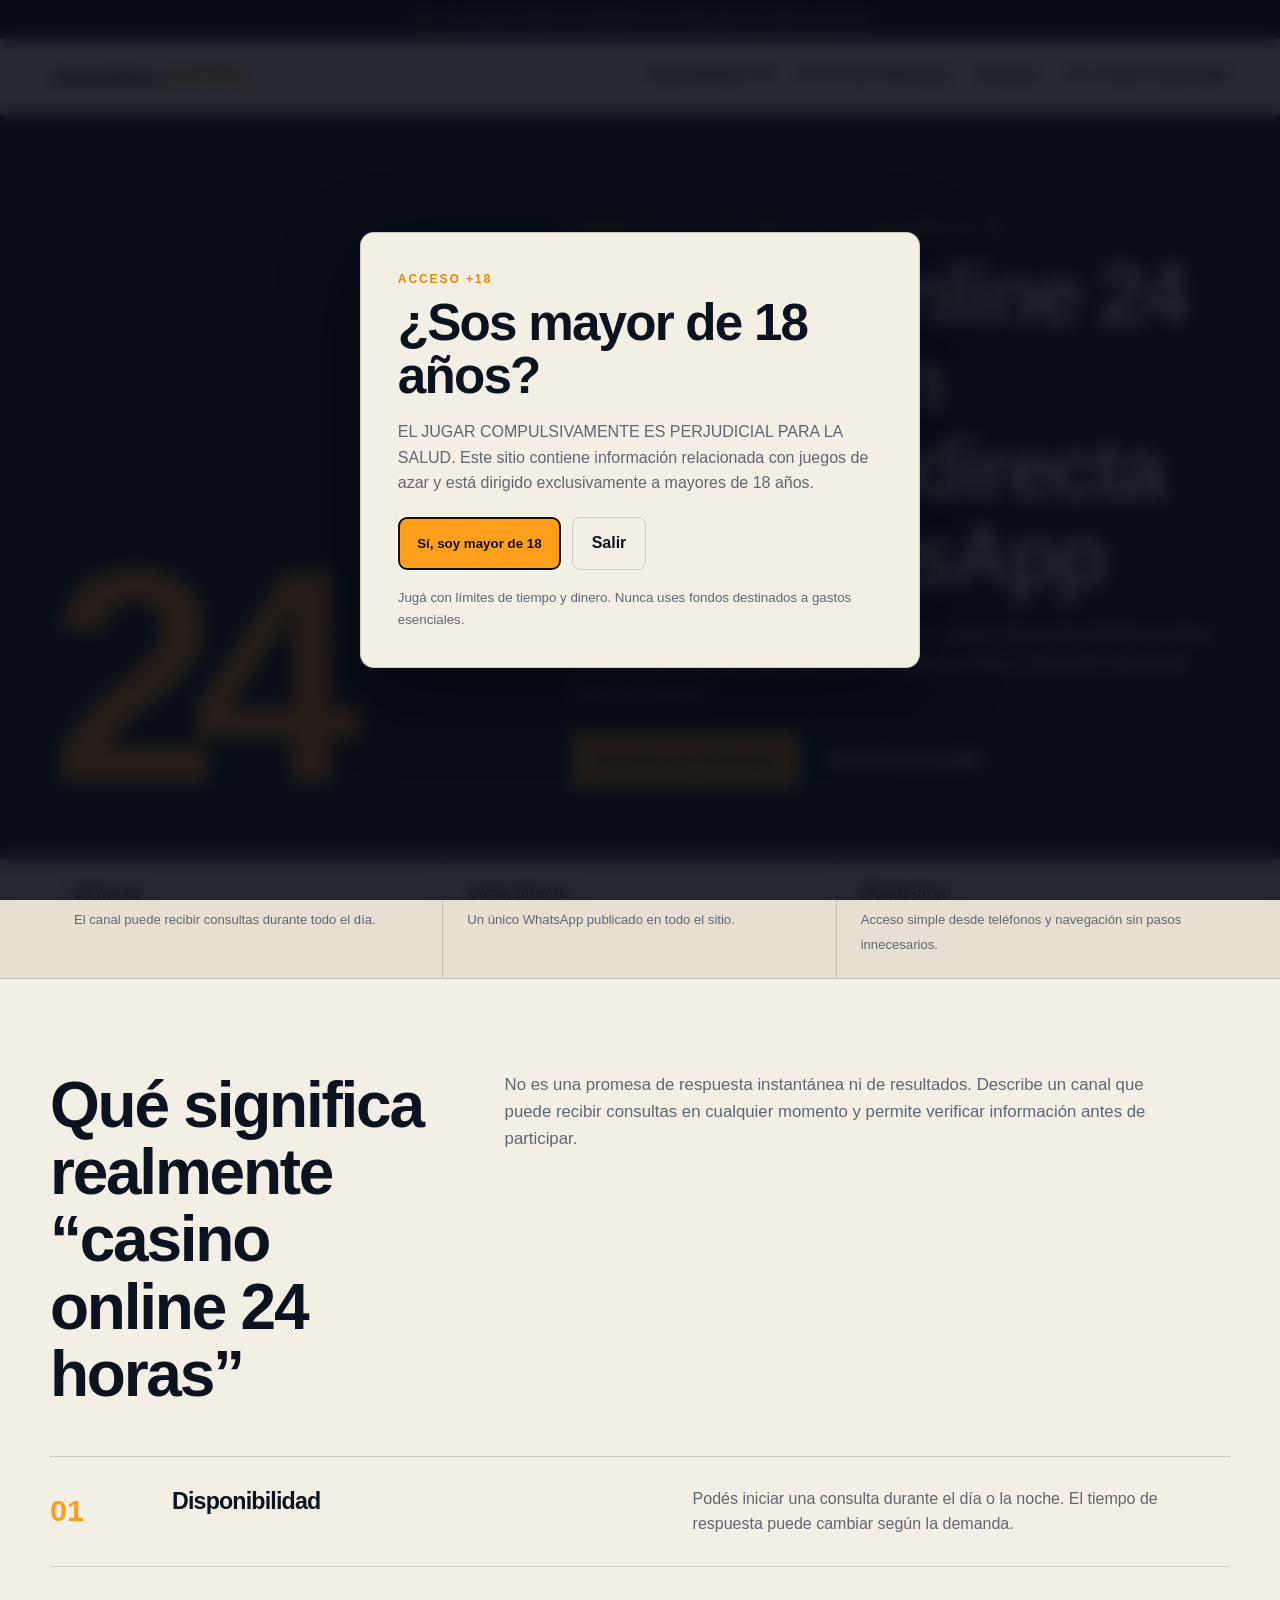
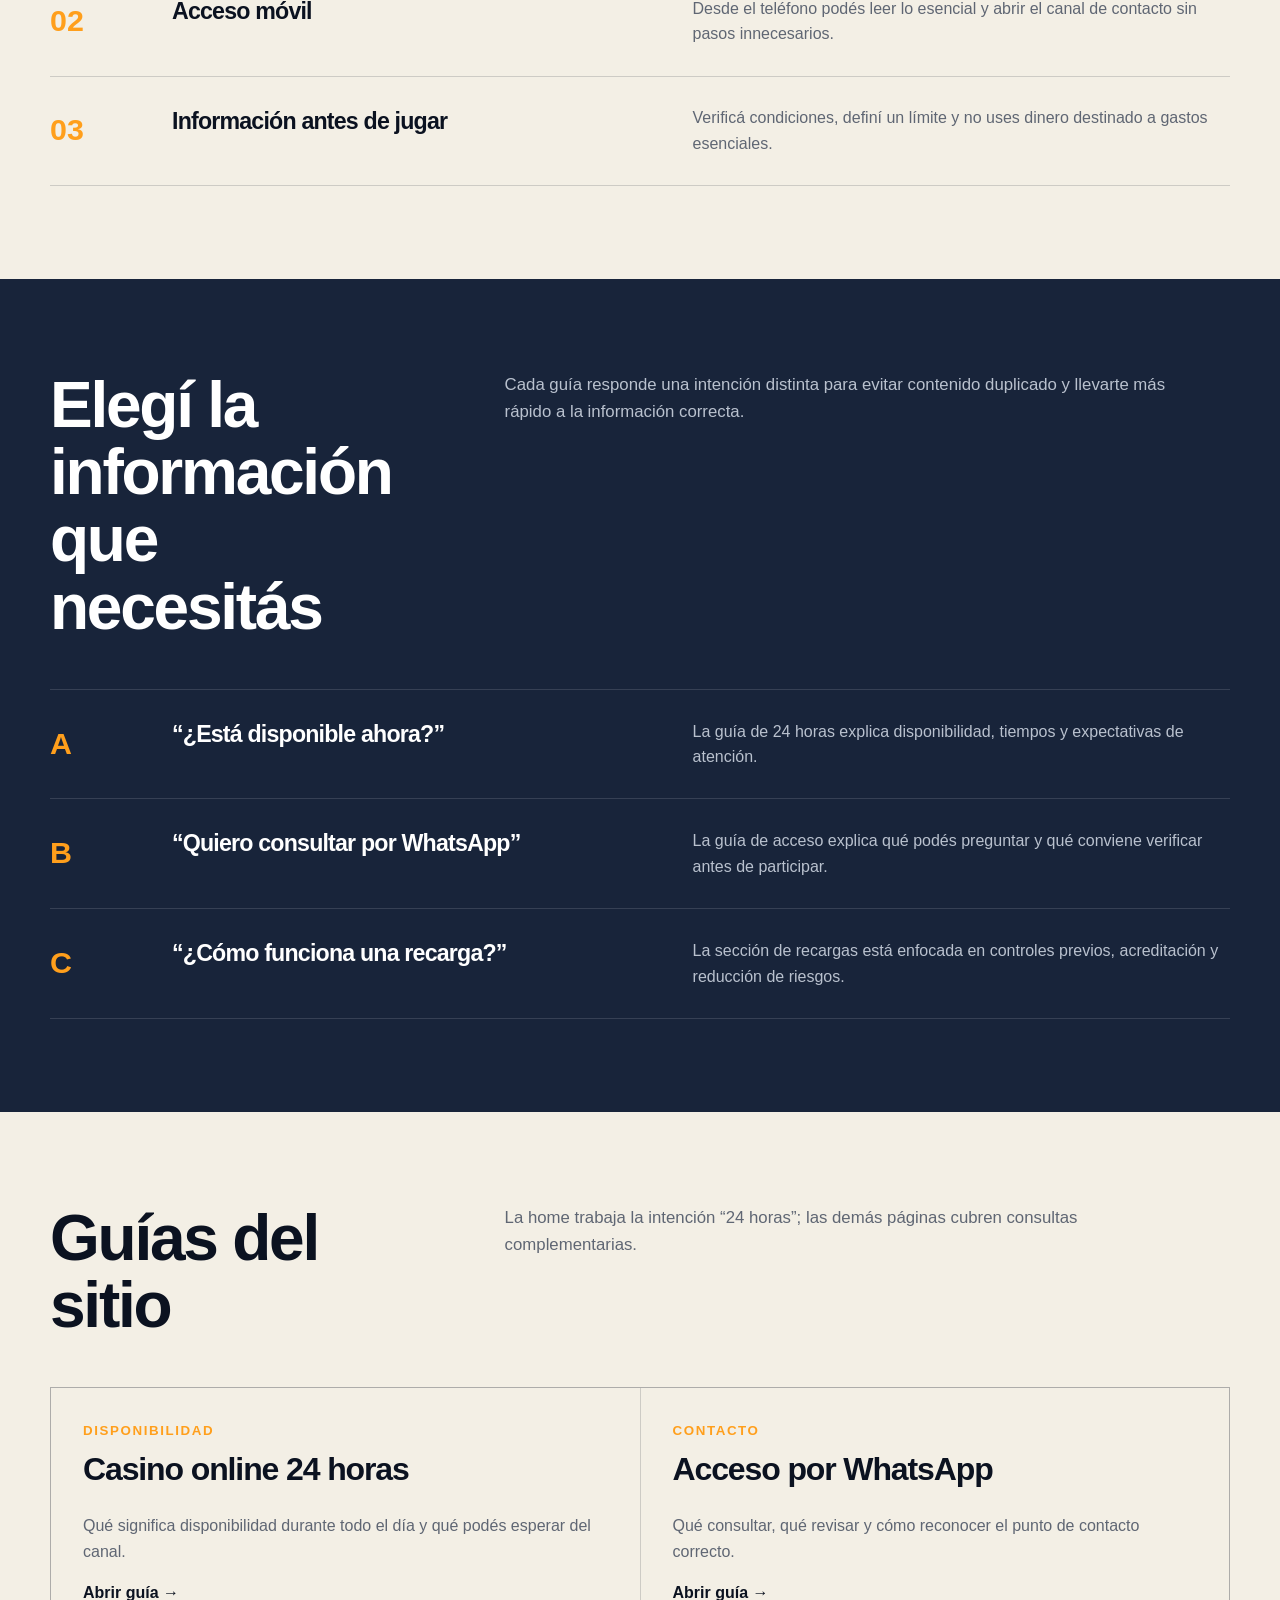
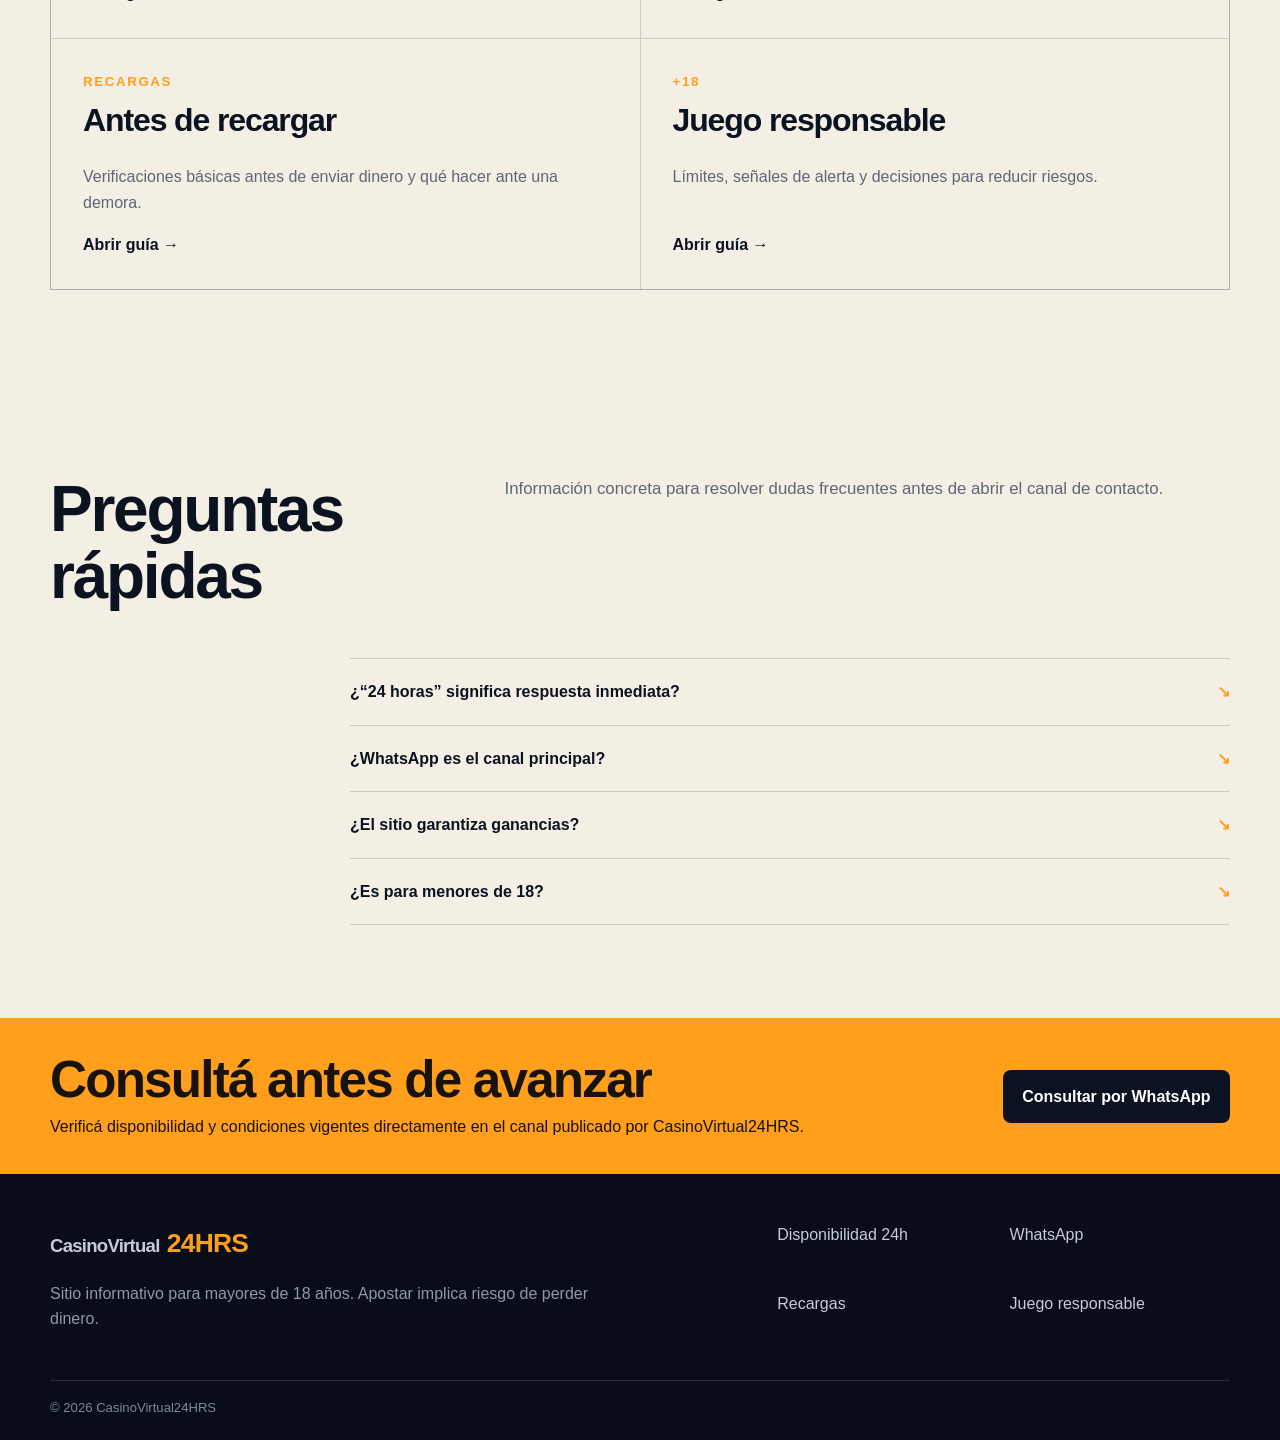
<file: index.html>
<!doctype html>
<html lang="es-AR">
<head>
  <meta charset="utf-8">
  <meta name="viewport" content="width=device-width,initial-scale=1">
  <title>Casino Online 24 Horas en Argentina | CasinoVirtual24HRS</title>
  <meta name="description" content="CasinoVirtual24HRS: información para mayores de 18 sobre casino online 24 horas en Argentina, acceso móvil, consultas por WhatsApp y recargas.">
  <meta name="robots" content="index,follow,max-image-preview:large,max-snippet:-1,max-video-preview:-1">
  <meta name="theme-color" content="#111a2b">
  <link rel="canonical" href="https://casinovirtual24hrs.com/">
  <link rel="icon" href="/ganaencasa.webp" type="image/webp">
  <link rel="stylesheet" href="/style.css">
  <link rel="preconnect" href="https://wa.me">
  <meta property="og:locale" content="es_AR">
  <meta property="og:type" content="website">
  <meta property="og:site_name" content="CasinoVirtual24HRS">
  <meta property="og:title" content="Casino Online 24 Horas en Argentina | CasinoVirtual24HRS">
  <meta property="og:description" content="Disponibilidad 24 horas para consultas, acceso móvil, WhatsApp y recargas. Solo +18.">
  <meta property="og:url" content="https://casinovirtual24hrs.com/">
  <meta property="og:image" content="https://casinovirtual24hrs.com/jokers-jewels.webp">
  <meta name="twitter:card" content="summary_large_image">
  <script type="application/ld+json">{"@context":"https://schema.org","@graph":[{"@type":"WebSite","name":"CasinoVirtual24HRS","url":"https://casinovirtual24hrs.com/","inLanguage":"es-AR","description":"Información para mayores de 18 sobre casino online 24 horas, acceso móvil, WhatsApp y recargas."},{"@type":"FAQPage","mainEntity":[{"@type":"Question","name":"¿24 horas significa respuesta inmediata?","acceptedAnswer":{"@type":"Answer","text":"No. El canal puede recibir consultas todo el día, pero el tiempo de respuesta puede variar."}},{"@type":"Question","name":"¿WhatsApp es el canal principal?","acceptedAnswer":{"@type":"Answer","text":"Sí. El sitio concentra el contacto en un único acceso visible."}},{"@type":"Question","name":"¿El sitio garantiza ganancias?","acceptedAnswer":{"@type":"Answer","text":"No. Los juegos de azar implican riesgo y se puede perder el dinero apostado."}},{"@type":"Question","name":"¿El sitio es para menores de 18 años?","acceptedAnswer":{"@type":"Answer","text":"No. CasinoVirtual24HRS está dirigido exclusivamente a mayores de 18 años."}}]}]}</script>
</head>
<body>
  <div class="risk-ribbon"><strong>+18</strong> · Jugar implica riesgo de perder dinero. Usá límites de tiempo y dinero.</div>
  <header class="site-header">
    <div class="container header-inner">
      <a class="brand" href="/"><span>CasinoVirtual</span><strong>24HRS</strong></a>
      <button class="menu-toggle" type="button" aria-expanded="false" aria-controls="main-nav">Menú</button>
      <nav id="main-nav" class="main-nav" aria-label="Navegación principal">
        <a href="/casino-online-24-horas">Disponibilidad 24h</a>
        <a href="/casino-online-whatsapp">Acceso por WhatsApp</a>
        <a href="/recarga-casino-whatsapp">Recargas</a>
        <a href="/juego-responsable">+18 / Juego responsable</a>
      </nav>
    </div>
  </header>

  <main>
    <section class="hero">
      <div class="container hero-grid">
        <div class="hero-number" aria-hidden="true">24</div>
        <div class="hero-copy">
          <p class="kicker">Argentina · Acceso móvil · Solo mayores de 18</p>
          <h1>Casino online 24 horas con consulta directa por WhatsApp</h1>
          <p>Consultá disponibilidad, condiciones vigentes y pasos de acceso desde un único canal. El sitio está pensado para entrar desde el celular y resolver lo esencial antes de avanzar.</p>
          <div class="hero-actions">
            <a class="button button-primary js-whatsapp" href="https://wa.me/5492975815752" target="_blank" rel="noopener noreferrer" data-message="Hola, llegué desde CasinoVirtual24HRS y quiero consultar disponibilidad y condiciones vigentes.">Consultar por WhatsApp</a>
            <a class="button button-outline" href="/casino-online-24-horas">Cómo funciona 24h</a>
          </div>
        </div>
      </div>
    </section>

    <section class="quick-facts">
      <div class="container facts-grid">
        <div class="fact"><b>24 horas</b><span>El canal puede recibir consultas durante todo el día.</span></div>
        <div class="fact"><b>Canal directo</b><span>Un único WhatsApp publicado en todo el sitio.</span></div>
        <div class="fact"><b>Mobile-first</b><span>Acceso simple desde teléfonos y navegación sin pasos innecesarios.</span></div>
      </div>
    </section>

    <section class="section">
      <div class="container">
        <div class="section-head">
          <h2>Qué significa realmente “casino online 24 horas”</h2>
          <p>No es una promesa de respuesta instantánea ni de resultados. Describe un canal que puede recibir consultas en cualquier momento y permite verificar información antes de participar.</p>
        </div>
        <div class="editorial-list">
          <div class="editorial-row"><div class="num">01</div><h3>Disponibilidad</h3><p>Podés iniciar una consulta durante el día o la noche. El tiempo de respuesta puede cambiar según la demanda.</p></div>
          <div class="editorial-row"><div class="num">02</div><h3>Acceso móvil</h3><p>Desde el teléfono podés leer lo esencial y abrir el canal de contacto sin pasos innecesarios.</p></div>
          <div class="editorial-row"><div class="num">03</div><h3>Información antes de jugar</h3><p>Verificá condiciones, definí un límite y no uses dinero destinado a gastos esenciales.</p></div>
        </div>
      </div>
    </section>

    <section class="section night">
      <div class="container">
        <div class="section-head">
          <h2>Elegí la información que necesitás</h2>
          <p>Cada guía responde una intención distinta para evitar contenido duplicado y llevarte más rápido a la información correcta.</p>
        </div>
        <div class="editorial-list">
          <div class="editorial-row"><div class="num">A</div><h3>“¿Está disponible ahora?”</h3><p>La guía de 24 horas explica disponibilidad, tiempos y expectativas de atención.</p></div>
          <div class="editorial-row"><div class="num">B</div><h3>“Quiero consultar por WhatsApp”</h3><p>La guía de acceso explica qué podés preguntar y qué conviene verificar antes de participar.</p></div>
          <div class="editorial-row"><div class="num">C</div><h3>“¿Cómo funciona una recarga?”</h3><p>La sección de recargas está enfocada en controles previos, acreditación y reducción de riesgos.</p></div>
        </div>
      </div>
    </section>

    <section class="section">
      <div class="container">
        <div class="section-head"><h2>Guías del sitio</h2><p>La home trabaja la intención “24 horas”; las demás páginas cubren consultas complementarias.</p></div>
        <div class="guides">
          <article class="guide"><small>DISPONIBILIDAD</small><h3>Casino online 24 horas</h3><p>Qué significa disponibilidad durante todo el día y qué podés esperar del canal.</p><a href="/casino-online-24-horas">Abrir guía →</a></article>
          <article class="guide"><small>CONTACTO</small><h3>Acceso por WhatsApp</h3><p>Qué consultar, qué revisar y cómo reconocer el punto de contacto correcto.</p><a href="/casino-online-whatsapp">Abrir guía →</a></article>
          <article class="guide"><small>RECARGAS</small><h3>Antes de recargar</h3><p>Verificaciones básicas antes de enviar dinero y qué hacer ante una demora.</p><a href="/recarga-casino-whatsapp">Abrir guía →</a></article>
          <article class="guide"><small>+18</small><h3>Juego responsable</h3><p>Límites, señales de alerta y decisiones para reducir riesgos.</p><a href="/juego-responsable">Abrir guía →</a></article>
        </div>
      </div>
    </section>

    <section class="section">
      <div class="container">
        <div class="section-head"><h2>Preguntas rápidas</h2><p>Información concreta para resolver dudas frecuentes antes de abrir el canal de contacto.</p></div>
        <div class="faq">
          <details><summary>¿“24 horas” significa respuesta inmediata?</summary><p>No. El canal puede recibir consultas todo el día, pero el tiempo de respuesta puede variar.</p></details>
          <details><summary>¿WhatsApp es el canal principal?</summary><p>Sí. El sitio concentra el contacto en un único acceso visible.</p></details>
          <details><summary>¿El sitio garantiza ganancias?</summary><p>No. Los juegos de azar implican riesgo y podés perder el dinero apostado.</p></details>
          <details><summary>¿Es para menores de 18?</summary><p>No. CasinoVirtual24HRS está dirigido exclusivamente a mayores de 18 años.</p></details>
        </div>
      </div>
    </section>

    <section class="contact-band"><div class="container contact-inner"><div><h2>Consultá antes de avanzar</h2><p>Verificá disponibilidad y condiciones vigentes directamente en el canal publicado por CasinoVirtual24HRS.</p></div><a class="button js-whatsapp" href="https://wa.me/5492975815752" target="_blank" rel="noopener noreferrer" data-message="Hola, quiero consultar disponibilidad y condiciones vigentes desde CasinoVirtual24HRS.">Consultar por WhatsApp</a></div></section>
  </main>

  <footer class="site-footer"><div class="container footer-grid"><div><a class="brand" href="/"><span>CasinoVirtual</span><strong>24HRS</strong></a><p>Sitio informativo para mayores de 18 años. Apostar implica riesgo de perder dinero.</p></div><nav><a href="/casino-online-24-horas">Disponibilidad 24h</a><a href="/casino-online-whatsapp">WhatsApp</a><a href="/recarga-casino-whatsapp">Recargas</a><a href="/juego-responsable">Juego responsable</a></nav></div><div class="container footer-bottom">© <span id="year">2026</span> CasinoVirtual24HRS</div></footer>

  <div class="mobile-contact"><a class="js-whatsapp" href="https://wa.me/5492975815752" target="_blank" rel="noopener noreferrer" data-message="Hola, llegué desde CasinoVirtual24HRS y quiero consultar disponibilidad y condiciones vigentes.">Consultar por WhatsApp</a></div>
  <script src="/app.js" defer></script>
</body>
</html>
</file>
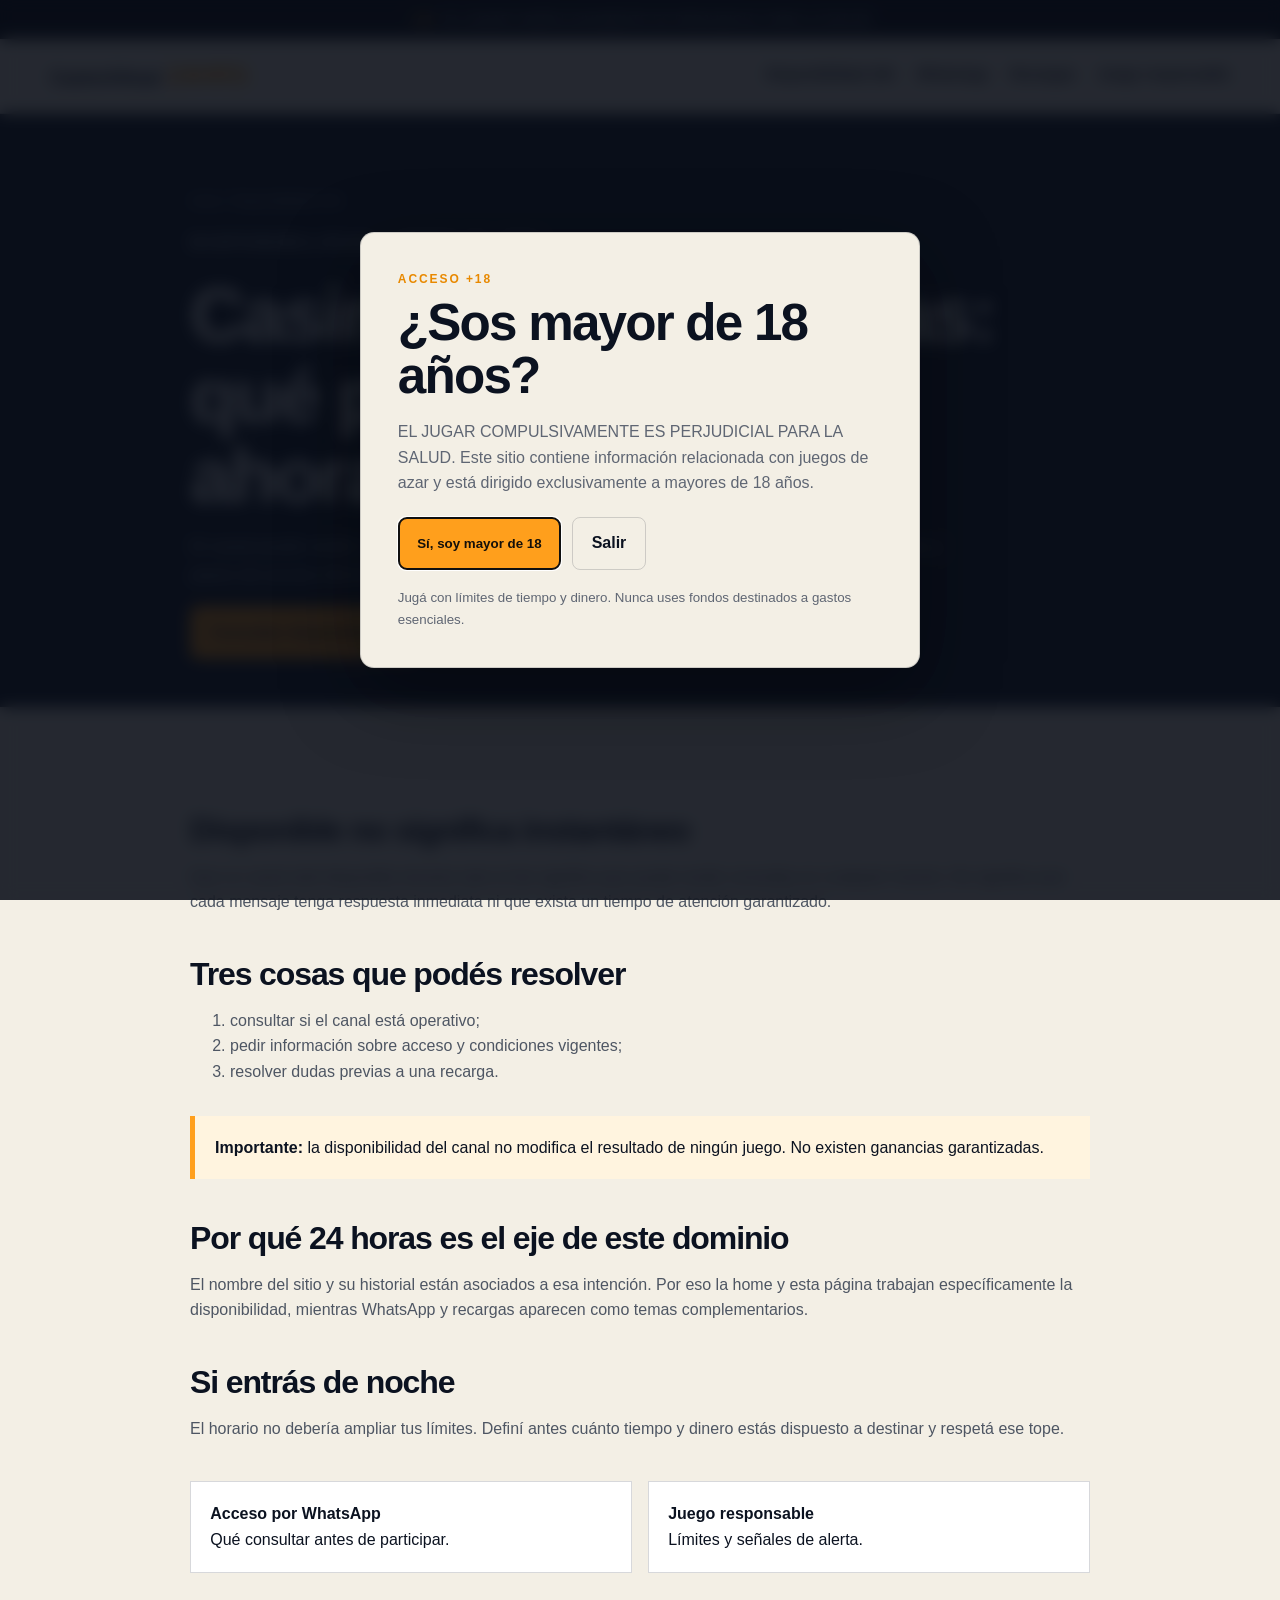
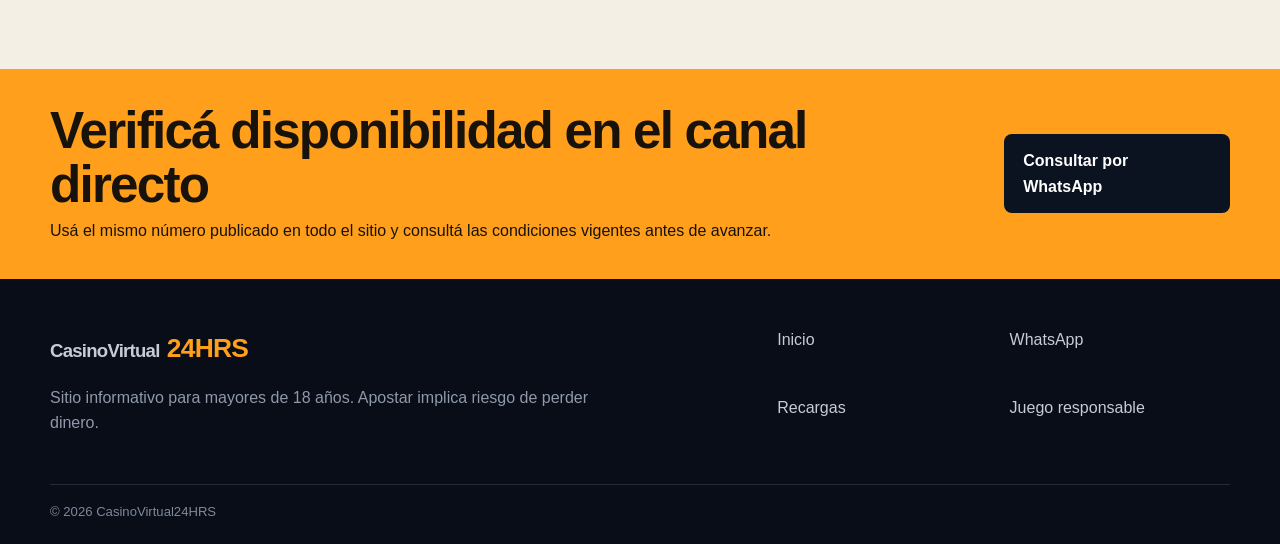
<file: casino-online-24-horas.html>
<!doctype html><html lang="es-AR"><head><meta charset="utf-8"><meta name="viewport" content="width=device-width,initial-scale=1"><title>Casino Online 24 Horas en Argentina | CasinoVirtual24HRS</title><meta name="description" content="Consultá disponibilidad durante las 24 horas, acceso y condiciones vigentes de CasinoVirtual24HRS. Información para mayores de 18 años."><meta name="robots" content="index,follow,max-image-preview:large,max-snippet:-1"><link rel="canonical" href="https://casinovirtual24hrs.com/casino-online-24-horas"><link rel="stylesheet" href="/style.css"><link rel="icon" href="/ganaencasa.webp" type="image/webp"><link rel="preconnect" href="https://wa.me"><meta property="og:locale" content="es_AR"><meta property="og:type" content="article"><meta property="og:site_name" content="CasinoVirtual24HRS"><meta property="og:title" content="Casino Online 24 Horas en Argentina | CasinoVirtual24HRS"><meta property="og:description" content="Información sobre disponibilidad 24 horas y consulta directa por WhatsApp. Solo +18."><meta property="og:url" content="https://casinovirtual24hrs.com/casino-online-24-horas"><meta property="og:image" content="https://casinovirtual24hrs.com/jokers-jewels.webp"><meta name="twitter:card" content="summary_large_image"></head><body><div class="risk-ribbon"><strong>+18</strong> · Jugar implica riesgo de perder dinero.</div><header class="site-header"><div class="container header-inner"><a class="brand" href="/"><span>CasinoVirtual</span><strong>24HRS</strong></a><button class="menu-toggle" type="button" aria-expanded="false" aria-controls="main-nav">Menú</button><nav id="main-nav" class="main-nav" aria-label="Navegación principal"><a href="/casino-online-24-horas">Disponibilidad 24h</a><a href="/casino-online-whatsapp">WhatsApp</a><a href="/recarga-casino-whatsapp">Recargas</a><a href="/juego-responsable">Juego responsable</a></nav></div></header><main><section class="article-hero"><div class="container"><div class="breadcrumbs"><a href="/">Inicio</a> / Disponibilidad 24h</div><p class="kicker">DISPONIBILIDAD · TODO EL DÍA</p><h1>Casino online 24 horas: qué podés consultar ahora</h1><p>El canal puede recibir consultas durante todo el día. Verificá disponibilidad, condiciones vigentes y pasos de acceso directamente por WhatsApp.</p><a class="button button-primary js-whatsapp" href="https://wa.me/5492975815752" target="_blank" rel="noopener noreferrer" data-message="Hola, quiero consultar disponibilidad y condiciones vigentes en CasinoVirtual24HRS.">Consultar disponibilidad</a></div></section><article class="article-body"><div class="container"><h2>Disponible no significa instantáneo</h2><p>Que un canal esté disponible durante todo el día significa que puede recibir consultas en cualquier horario. No significa que cada mensaje tenga respuesta inmediata ni que exista un tiempo de atención garantizado.</p><h2>Tres cosas que podés resolver</h2><ol><li>consultar si el canal está operativo;</li><li>pedir información sobre acceso y condiciones vigentes;</li><li>resolver dudas previas a una recarga.</li></ol><div class="note"><strong>Importante:</strong> la disponibilidad del canal no modifica el resultado de ningún juego. No existen ganancias garantizadas.</div><h2>Por qué 24 horas es el eje de este dominio</h2><p>El nombre del sitio y su historial están asociados a esa intención. Por eso la home y esta página trabajan específicamente la disponibilidad, mientras WhatsApp y recargas aparecen como temas complementarios.</p><h2>Si entrás de noche</h2><p>El horario no debería ampliar tus límites. Definí antes cuánto tiempo y dinero estás dispuesto a destinar y respetá ese tope.</p><div class="article-links"><a href="/casino-online-whatsapp"><strong>Acceso por WhatsApp</strong><br>Qué consultar antes de participar.</a><a href="/juego-responsable"><strong>Juego responsable</strong><br>Límites y señales de alerta.</a></div></div></article><section class="contact-band"><div class="container contact-inner"><div><h2>Verificá disponibilidad en el canal directo</h2><p>Usá el mismo número publicado en todo el sitio y consultá las condiciones vigentes antes de avanzar.</p></div><a class="button js-whatsapp" href="https://wa.me/5492975815752" target="_blank" rel="noopener noreferrer" data-message="Hola, quiero verificar disponibilidad y condiciones vigentes en CasinoVirtual24HRS.">Consultar por WhatsApp</a></div></section></main><footer class="site-footer"><div class="container footer-grid"><div><a class="brand" href="/"><span>CasinoVirtual</span><strong>24HRS</strong></a><p>Sitio informativo para mayores de 18 años. Apostar implica riesgo de perder dinero.</p></div><nav><a href="/">Inicio</a><a href="/casino-online-whatsapp">WhatsApp</a><a href="/recarga-casino-whatsapp">Recargas</a><a href="/juego-responsable">Juego responsable</a></nav></div><div class="container footer-bottom">© <span id="year">2026</span> CasinoVirtual24HRS</div></footer><div class="mobile-contact"><a class="js-whatsapp" href="https://wa.me/5492975815752" target="_blank" rel="noopener noreferrer" data-message="Hola, quiero consultar disponibilidad en CasinoVirtual24HRS.">Consultar por WhatsApp</a></div><script src="/app.js" defer></script></body></html>
</file>
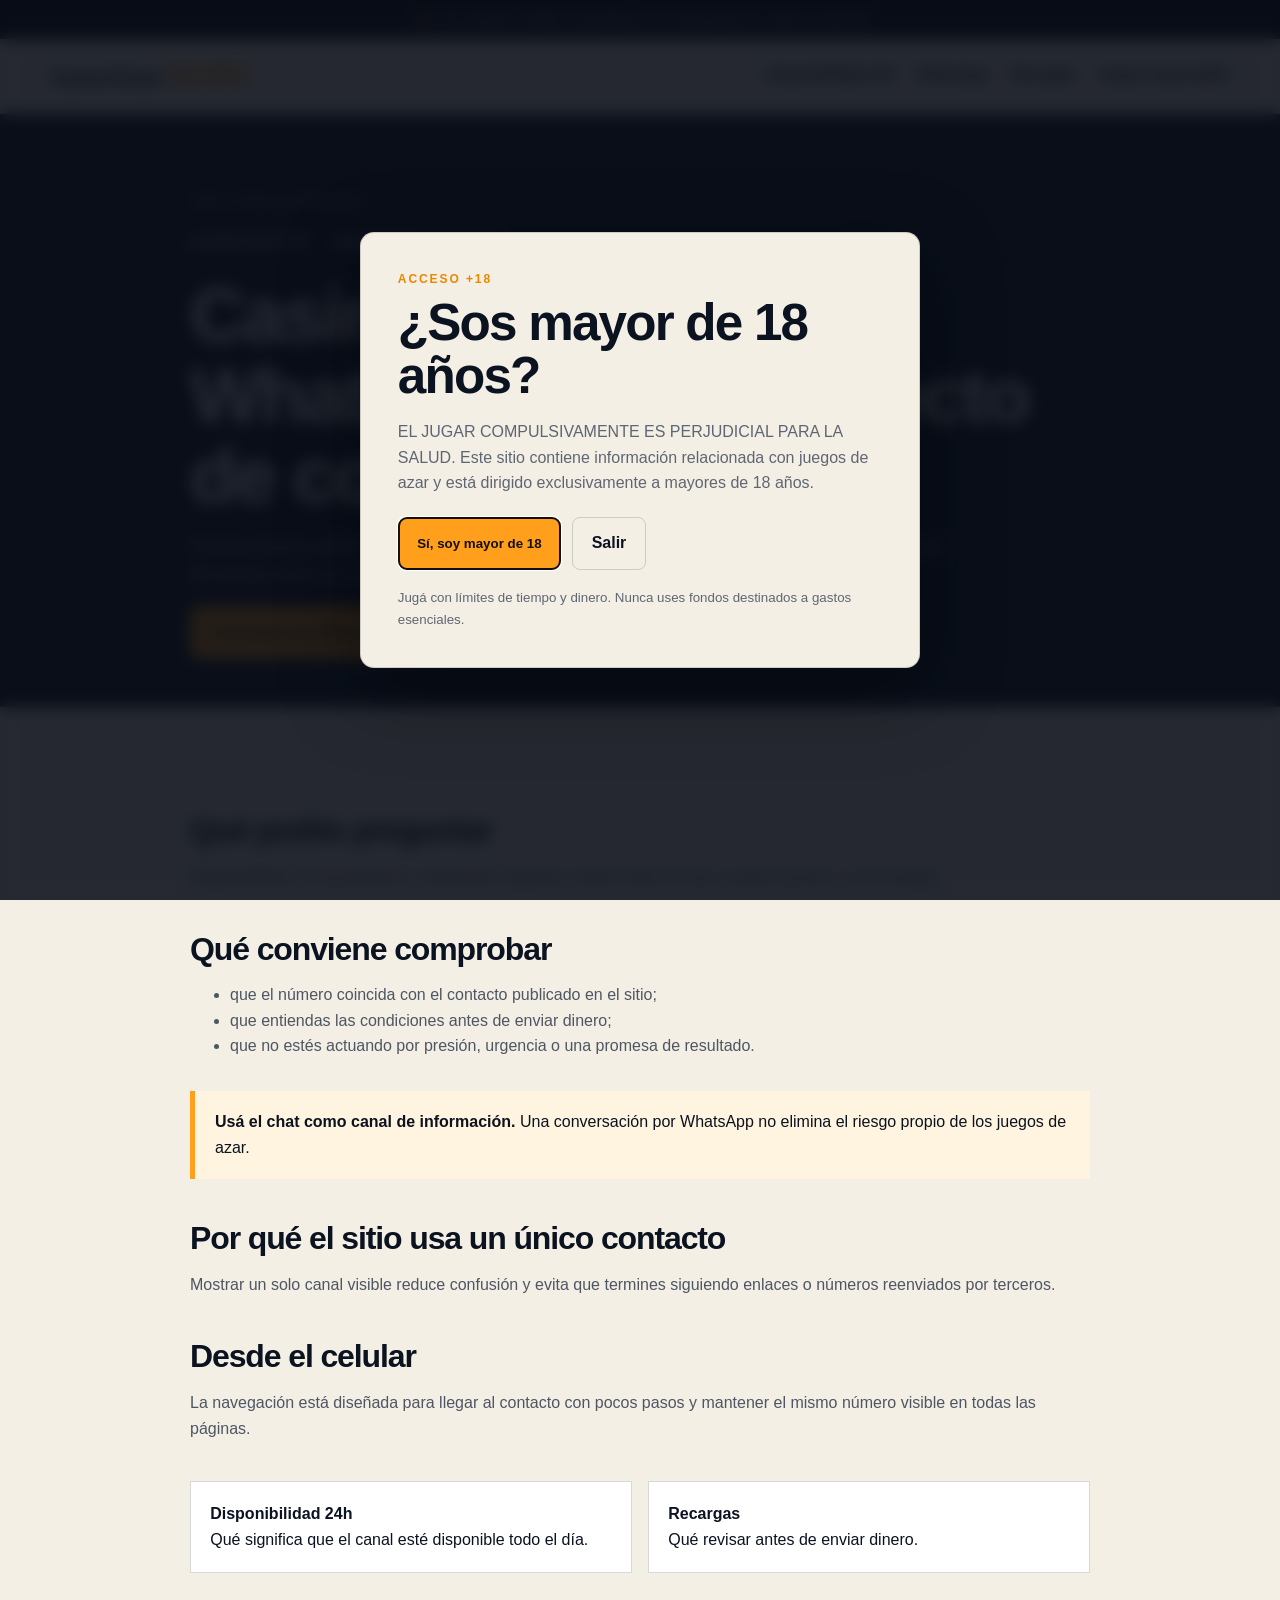
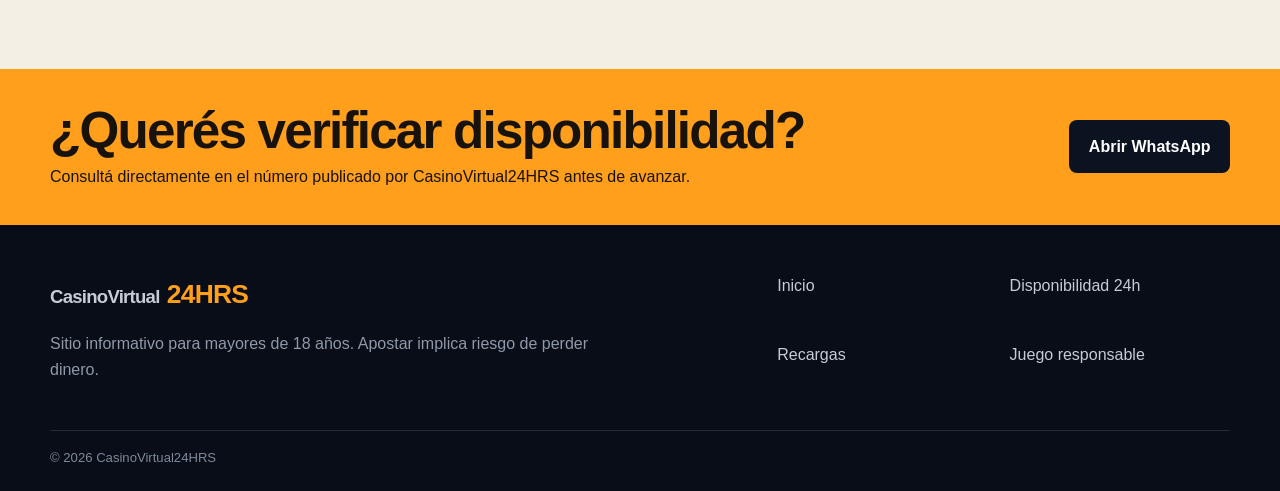
<file: casino-online-whatsapp.html>
<!doctype html><html lang="es-AR"><head><meta charset="utf-8"><meta name="viewport" content="width=device-width,initial-scale=1"><title>Casino Online por WhatsApp en Argentina | CasinoVirtual24HRS</title><meta name="description" content="Consultá por WhatsApp disponibilidad, condiciones vigentes y pasos de acceso a CasinoVirtual24HRS. Información para mayores de 18 años."><meta name="robots" content="index,follow,max-image-preview:large,max-snippet:-1"><link rel="canonical" href="https://casinovirtual24hrs.com/casino-online-whatsapp"><link rel="stylesheet" href="/style.css"><link rel="icon" href="/ganaencasa.webp" type="image/webp"><link rel="preconnect" href="https://wa.me"><meta property="og:locale" content="es_AR"><meta property="og:type" content="article"><meta property="og:site_name" content="CasinoVirtual24HRS"><meta property="og:title" content="Casino Online por WhatsApp en Argentina | CasinoVirtual24HRS"><meta property="og:description" content="Canal directo para consultar disponibilidad y condiciones vigentes. Solo +18."><meta property="og:url" content="https://casinovirtual24hrs.com/casino-online-whatsapp"><meta property="og:image" content="https://casinovirtual24hrs.com/whatsapp.webp"><meta name="twitter:card" content="summary_large_image"></head><body><div class="risk-ribbon"><strong>+18</strong> · Apostar implica riesgo de perder dinero.</div><header class="site-header"><div class="container header-inner"><a class="brand" href="/"><span>CasinoVirtual</span><strong>24HRS</strong></a><button class="menu-toggle" type="button" aria-expanded="false" aria-controls="main-nav">Menú</button><nav id="main-nav" class="main-nav" aria-label="Navegación principal"><a href="/casino-online-24-horas">Disponibilidad 24h</a><a href="/casino-online-whatsapp">WhatsApp</a><a href="/recarga-casino-whatsapp">Recargas</a><a href="/juego-responsable">Juego responsable</a></nav></div></header><main><section class="article-hero"><div class="container"><div class="breadcrumbs"><a href="/">Inicio</a> / Acceso por WhatsApp</div><p class="kicker">CONTACTO · ACCESO MÓVIL</p><h1>Casino online por WhatsApp: canal directo de consulta</h1><p>Usá el contacto publicado en este sitio para consultar disponibilidad, condiciones vigentes y pasos de acceso antes de avanzar.</p><a class="button button-primary js-whatsapp" href="https://wa.me/5492975815752" target="_blank" rel="noopener noreferrer" data-message="Hola, llegué desde la guía de WhatsApp de CasinoVirtual24HRS y quiero consultar disponibilidad y condiciones vigentes.">Consultar por WhatsApp</a></div></section><article class="article-body"><div class="container"><h2>Qué podés preguntar</h2><p>Disponibilidad, funcionamiento, condiciones vigentes, dudas sobre acceso y pasos previos a una recarga.</p><h2>Qué conviene comprobar</h2><ul><li>que el número coincida con el contacto publicado en el sitio;</li><li>que entiendas las condiciones antes de enviar dinero;</li><li>que no estés actuando por presión, urgencia o una promesa de resultado.</li></ul><div class="note"><strong>Usá el chat como canal de información.</strong> Una conversación por WhatsApp no elimina el riesgo propio de los juegos de azar.</div><h2>Por qué el sitio usa un único contacto</h2><p>Mostrar un solo canal visible reduce confusión y evita que termines siguiendo enlaces o números reenviados por terceros.</p><h2>Desde el celular</h2><p>La navegación está diseñada para llegar al contacto con pocos pasos y mantener el mismo número visible en todas las páginas.</p><div class="article-links"><a href="/casino-online-24-horas"><strong>Disponibilidad 24h</strong><br>Qué significa que el canal esté disponible todo el día.</a><a href="/recarga-casino-whatsapp"><strong>Recargas</strong><br>Qué revisar antes de enviar dinero.</a></div></div></article><section class="contact-band"><div class="container contact-inner"><div><h2>¿Querés verificar disponibilidad?</h2><p>Consultá directamente en el número publicado por CasinoVirtual24HRS antes de avanzar.</p></div><a class="button js-whatsapp" href="https://wa.me/5492975815752" target="_blank" rel="noopener noreferrer" data-message="Hola, quiero verificar disponibilidad y condiciones vigentes en CasinoVirtual24HRS.">Abrir WhatsApp</a></div></section></main><footer class="site-footer"><div class="container footer-grid"><div><a class="brand" href="/"><span>CasinoVirtual</span><strong>24HRS</strong></a><p>Sitio informativo para mayores de 18 años. Apostar implica riesgo de perder dinero.</p></div><nav><a href="/">Inicio</a><a href="/casino-online-24-horas">Disponibilidad 24h</a><a href="/recarga-casino-whatsapp">Recargas</a><a href="/juego-responsable">Juego responsable</a></nav></div><div class="container footer-bottom">© <span id="year">2026</span> CasinoVirtual24HRS</div></footer><div class="mobile-contact"><a class="js-whatsapp" href="https://wa.me/5492975815752" target="_blank" rel="noopener noreferrer" data-message="Hola, quiero hacer una consulta desde CasinoVirtual24HRS.">Consultar por WhatsApp</a></div><script src="/app.js" defer></script></body></html>
</file>
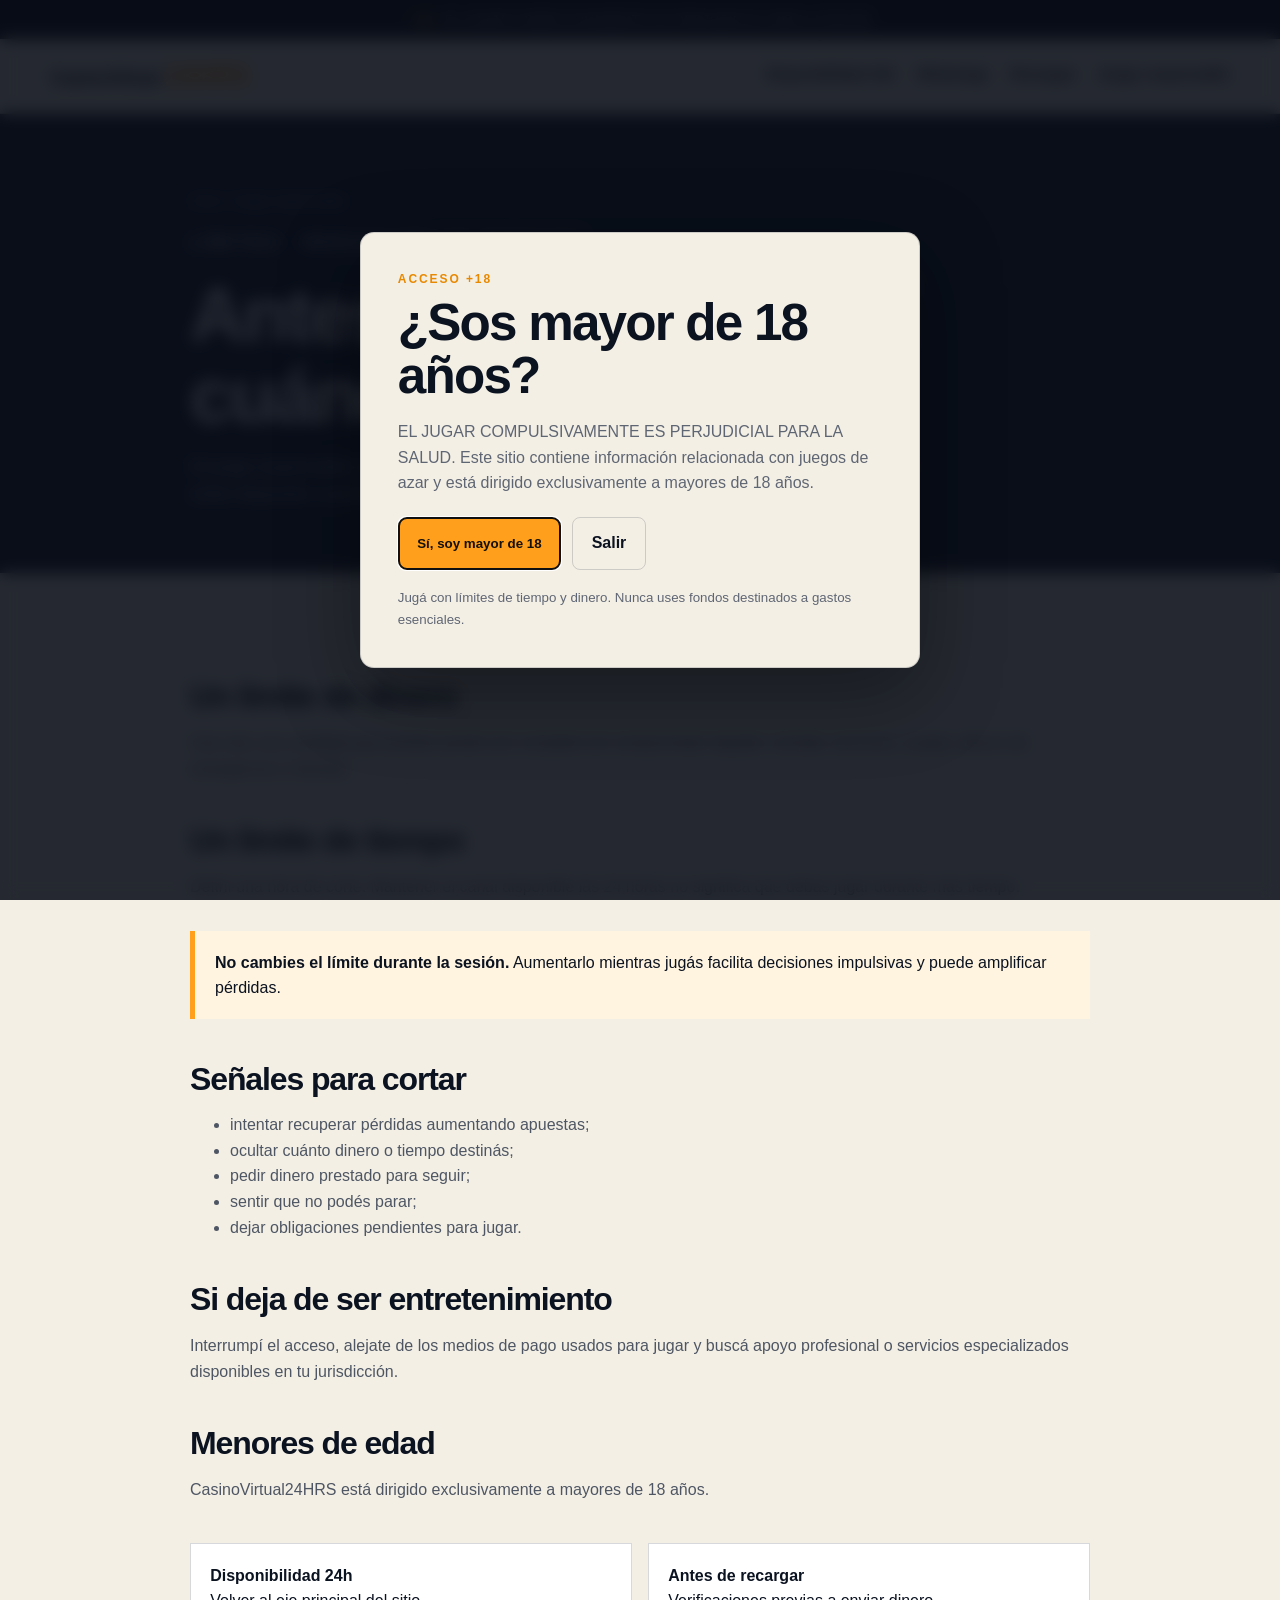
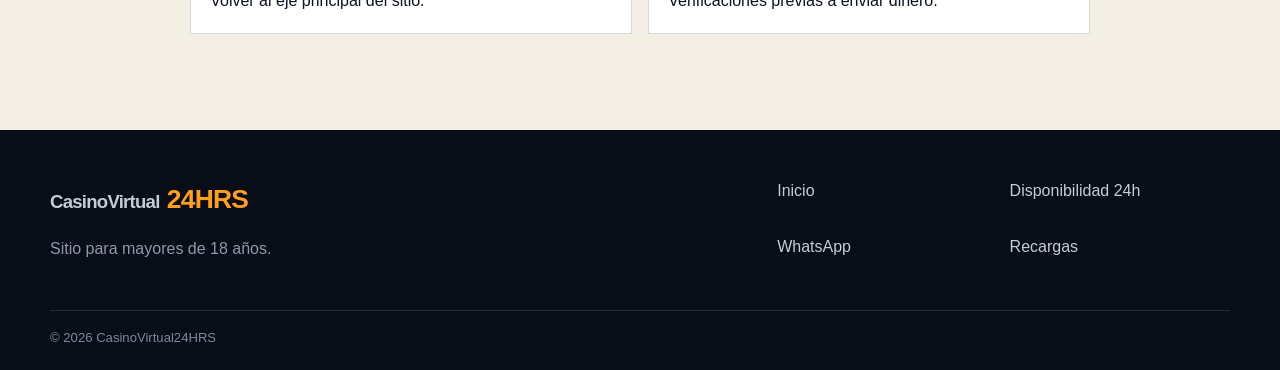
<file: juego-responsable.html>
<!doctype html><html lang="es-AR"><head><meta charset="utf-8"><meta name="viewport" content="width=device-width,initial-scale=1"><title>Juego Responsable y Límites | CasinoVirtual24HRS</title><meta name="description" content="Guía de juego responsable: límites de dinero y tiempo, señales de alerta y decisiones para reducir riesgos. Solo mayores de 18."><meta name="robots" content="index,follow,max-snippet:-1"><link rel="canonical" href="https://casinovirtual24hrs.com/juego-responsable"><link rel="stylesheet" href="/style.css"><link rel="icon" href="/ganaencasa.webp" type="image/webp"></head><body><div class="risk-ribbon"><strong>+18</strong> · Jugar debe ser entretenimiento, no una forma de recuperar dinero.</div><header class="site-header"><div class="container header-inner"><a class="brand" href="/"><span>CasinoVirtual</span><strong>24HRS</strong></a><button class="menu-toggle" type="button" aria-expanded="false" aria-controls="main-nav">Menú</button><nav id="main-nav" class="main-nav"><a href="/casino-online-24-horas">Disponibilidad 24h</a><a href="/casino-online-whatsapp">WhatsApp</a><a href="/recarga-casino-whatsapp">Recargas</a><a href="/juego-responsable">Juego responsable</a></nav></div></header><main><section class="article-hero"><div class="container"><div class="breadcrumbs"><a href="/">Inicio</a> / Juego responsable</div><p class="kicker">LÍMITES · REDUCCIÓN DE RIESGOS</p><h1>Antes de jugar, definí cuándo parar</h1><p>El juego responsable empieza antes de abrir una sesión: decidí cuánto tiempo y cuánto dinero estás dispuesto a perder sin afectar tus obligaciones.</p></div></section><article class="article-body"><div class="container"><h2>Un límite de dinero</h2><p>Usá solo una cantidad que puedas perder por completo sin comprometer alquiler, comida, servicios, cuotas, ahorro de emergencia ni deudas.</p><h2>Un límite de tiempo</h2><p>Definí una hora de corte. Mantener el canal disponible las 24 horas no significa que debas jugar durante más tiempo.</p><div class="note"><strong>No cambies el límite durante la sesión.</strong> Aumentarlo mientras jugás facilita decisiones impulsivas y puede amplificar pérdidas.</div><h2>Señales para cortar</h2><ul><li>intentar recuperar pérdidas aumentando apuestas;</li><li>ocultar cuánto dinero o tiempo destinás;</li><li>pedir dinero prestado para seguir;</li><li>sentir que no podés parar;</li><li>dejar obligaciones pendientes para jugar.</li></ul><h2>Si deja de ser entretenimiento</h2><p>Interrumpí el acceso, alejate de los medios de pago usados para jugar y buscá apoyo profesional o servicios especializados disponibles en tu jurisdicción.</p><h2>Menores de edad</h2><p>CasinoVirtual24HRS está dirigido exclusivamente a mayores de 18 años.</p><div class="article-links"><a href="/casino-online-24-horas"><strong>Disponibilidad 24h</strong><br>Volver al eje principal del sitio.</a><a href="/recarga-casino-whatsapp"><strong>Antes de recargar</strong><br>Verificaciones previas a enviar dinero.</a></div></div></article></main><footer class="site-footer"><div class="container footer-grid"><div><a class="brand" href="/"><span>CasinoVirtual</span><strong>24HRS</strong></a><p>Sitio para mayores de 18 años.</p></div><nav><a href="/">Inicio</a><a href="/casino-online-24-horas">Disponibilidad 24h</a><a href="/casino-online-whatsapp">WhatsApp</a><a href="/recarga-casino-whatsapp">Recargas</a></nav></div><div class="container footer-bottom">© <span id="year">2026</span> CasinoVirtual24HRS</div></footer><script src="/app.js" defer></script></body></html>
</file>
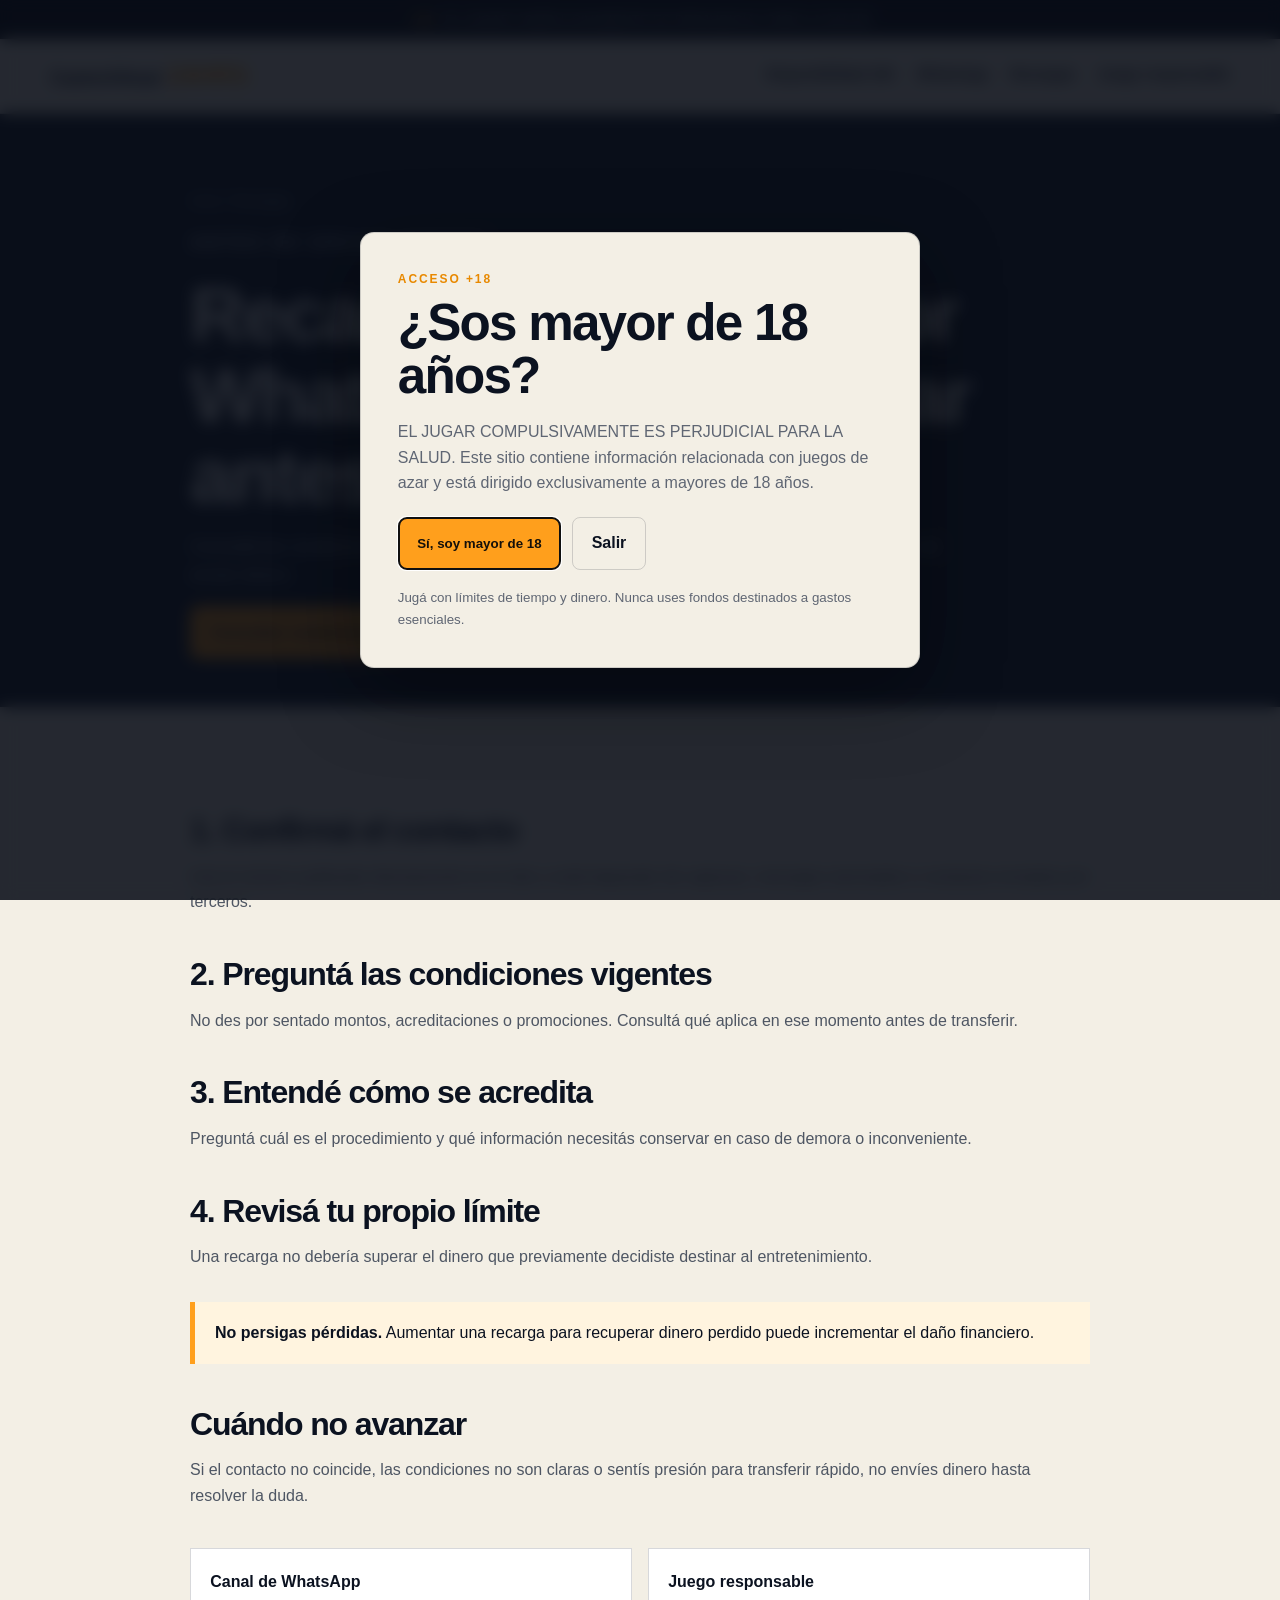
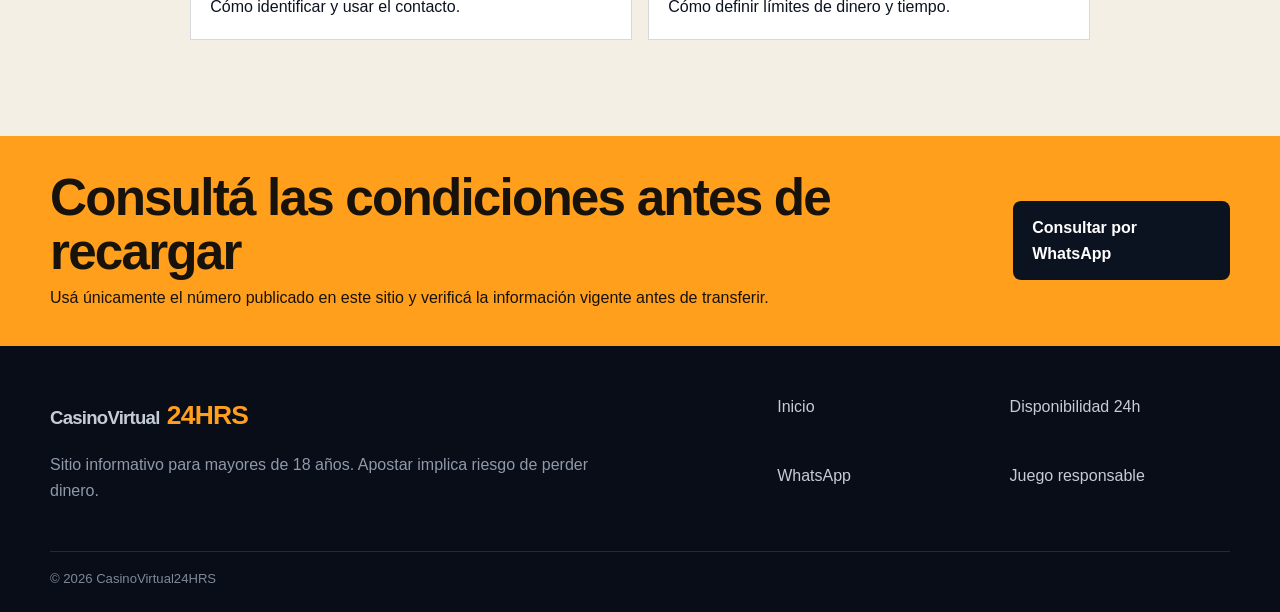
<file: recarga-casino-whatsapp.html>
<!doctype html><html lang="es-AR"><head><meta charset="utf-8"><meta name="viewport" content="width=device-width,initial-scale=1"><title>Recarga Casino por WhatsApp | CasinoVirtual24HRS</title><meta name="description" content="Consultá por WhatsApp condiciones vigentes y qué revisar antes de una recarga en CasinoVirtual24HRS. Información para mayores de 18 años."><meta name="robots" content="index,follow,max-image-preview:large,max-snippet:-1"><link rel="canonical" href="https://casinovirtual24hrs.com/recarga-casino-whatsapp"><link rel="stylesheet" href="/style.css"><link rel="icon" href="/ganaencasa.webp" type="image/webp"><link rel="preconnect" href="https://wa.me"><meta property="og:locale" content="es_AR"><meta property="og:type" content="article"><meta property="og:site_name" content="CasinoVirtual24HRS"><meta property="og:title" content="Recarga Casino por WhatsApp | CasinoVirtual24HRS"><meta property="og:description" content="Qué revisar antes de una recarga y cómo consultar las condiciones vigentes. Solo +18."><meta property="og:url" content="https://casinovirtual24hrs.com/recarga-casino-whatsapp"><meta property="og:image" content="https://casinovirtual24hrs.com/whatsapp.webp"><meta name="twitter:card" content="summary_large_image"></head><body><div class="risk-ribbon"><strong>+18</strong> · No uses dinero destinado a gastos esenciales.</div><header class="site-header"><div class="container header-inner"><a class="brand" href="/"><span>CasinoVirtual</span><strong>24HRS</strong></a><button class="menu-toggle" type="button" aria-expanded="false" aria-controls="main-nav">Menú</button><nav id="main-nav" class="main-nav" aria-label="Navegación principal"><a href="/casino-online-24-horas">Disponibilidad 24h</a><a href="/casino-online-whatsapp">WhatsApp</a><a href="/recarga-casino-whatsapp">Recargas</a><a href="/juego-responsable">Juego responsable</a></nav></div></header><main><section class="article-hero"><div class="container"><div class="breadcrumbs"><a href="/">Inicio</a> / Recargas</div><p class="kicker">ANTES DE ENVIAR DINERO</p><h1>Recarga de casino por WhatsApp: qué revisar antes</h1><p>Consultá las condiciones vigentes directamente en el canal publicado y verificá los datos antes de enviar dinero.</p><a class="button button-primary js-whatsapp" href="https://wa.me/5492975815752" target="_blank" rel="noopener noreferrer" data-message="Hola, quiero consultar las condiciones vigentes de una recarga en CasinoVirtual24HRS.">Consultar condiciones</a></div></section><article class="article-body"><div class="container"><h2>1. Confirmá el contacto</h2><p>Usá el número publicado directamente en el sitio y evitá depender de capturas, mensajes reenviados o contactos enviados por terceros.</p><h2>2. Preguntá las condiciones vigentes</h2><p>No des por sentado montos, acreditaciones o promociones. Consultá qué aplica en ese momento antes de transferir.</p><h2>3. Entendé cómo se acredita</h2><p>Preguntá cuál es el procedimiento y qué información necesitás conservar en caso de demora o inconveniente.</p><h2>4. Revisá tu propio límite</h2><p>Una recarga no debería superar el dinero que previamente decidiste destinar al entretenimiento.</p><div class="note"><strong>No persigas pérdidas.</strong> Aumentar una recarga para recuperar dinero perdido puede incrementar el daño financiero.</div><h2>Cuándo no avanzar</h2><p>Si el contacto no coincide, las condiciones no son claras o sentís presión para transferir rápido, no envíes dinero hasta resolver la duda.</p><div class="article-links"><a href="/casino-online-whatsapp"><strong>Canal de WhatsApp</strong><br>Cómo identificar y usar el contacto.</a><a href="/juego-responsable"><strong>Juego responsable</strong><br>Cómo definir límites de dinero y tiempo.</a></div></div></article><section class="contact-band"><div class="container contact-inner"><div><h2>Consultá las condiciones antes de recargar</h2><p>Usá únicamente el número publicado en este sitio y verificá la información vigente antes de transferir.</p></div><a class="button js-whatsapp" href="https://wa.me/5492975815752" target="_blank" rel="noopener noreferrer" data-message="Hola, quiero verificar las condiciones vigentes de una recarga en CasinoVirtual24HRS.">Consultar por WhatsApp</a></div></section></main><footer class="site-footer"><div class="container footer-grid"><div><a class="brand" href="/"><span>CasinoVirtual</span><strong>24HRS</strong></a><p>Sitio informativo para mayores de 18 años. Apostar implica riesgo de perder dinero.</p></div><nav><a href="/">Inicio</a><a href="/casino-online-24-horas">Disponibilidad 24h</a><a href="/casino-online-whatsapp">WhatsApp</a><a href="/juego-responsable">Juego responsable</a></nav></div><div class="container footer-bottom">© <span id="year">2026</span> CasinoVirtual24HRS</div></footer><div class="mobile-contact"><a class="js-whatsapp" href="https://wa.me/5492975815752" target="_blank" rel="noopener noreferrer" data-message="Hola, quiero consultar una recarga en CasinoVirtual24HRS.">Consultar por WhatsApp</a></div><script src="/app.js" defer></script></body></html>
</file>
<file: style.css>
:root{--ink:#0b1220;--paper:#f3efe5;--paper2:#e7e0d2;--navy:#111a2b;--navy2:#18243a;--orange:#ff9f1c;--orange2:#e88900;--muted:#5f6673;--white:#fff;--line:rgba(11,18,32,.16)}*{box-sizing:border-box}html{scroll-behavior:smooth}body{margin:0;background:var(--paper);color:var(--ink);font-family:Arial,Helvetica,sans-serif;line-height:1.6}body.gate-open{overflow:hidden}a{color:inherit;text-decoration:none}img{max-width:100%;display:block}.container{width:min(1180px,calc(100% - 2rem));margin:auto}.risk-ribbon{background:#080d17;color:#d8dde8;padding:.55rem 1rem;text-align:center;font-size:.82rem;letter-spacing:.02em}.risk-ribbon strong{color:var(--orange)}.site-header{background:var(--paper);border-bottom:1px solid var(--line);position:sticky;top:0;z-index:30}.header-inner{min-height:74px;display:flex;align-items:center;justify-content:space-between;gap:1.5rem}.brand{display:flex;align-items:baseline;gap:.45rem;font-weight:900;letter-spacing:-.04em;font-size:1.16rem}.brand strong{font-size:1.65rem;color:var(--orange)}.main-nav{display:flex;gap:1.35rem;font-size:.91rem;font-weight:700}.main-nav a{border-bottom:2px solid transparent;padding:.35rem 0}.main-nav a:hover{border-color:var(--orange)}.menu-toggle{display:none;background:var(--ink);color:white;border:0;border-radius:8px;padding:.6rem .8rem}.hero{background:var(--navy);color:white;padding:5.8rem 0 4.5rem;overflow:hidden}.hero-grid{display:grid;grid-template-columns:.82fr 1.18fr;gap:4rem;align-items:end}.hero-number{font-size:clamp(8rem,24vw,19rem);font-weight:900;line-height:.72;letter-spacing:-.09em;color:var(--orange);user-select:none}.kicker{font-size:.78rem;letter-spacing:.18em;font-weight:800;text-transform:uppercase;color:var(--orange)}h1,h2,h3{line-height:1.05;letter-spacing:-.035em}.hero h1{font-size:clamp(3rem,6.5vw,6.4rem);margin:.6rem 0 1.2rem;max-width:830px}.hero-copy>p:not(.kicker){font-size:1.12rem;max-width:760px;color:#c9d0dc}.hero-actions{display:flex;flex-wrap:wrap;gap:.8rem;margin-top:1.7rem}.button{display:inline-flex;align-items:center;justify-content:center;min-height:50px;padding:.8rem 1.15rem;border-radius:8px;font-weight:800;border:1px solid transparent;cursor:pointer}.button-primary{background:var(--orange);color:#14100a}.button-primary:hover{background:var(--orange2)}.button-outline{border-color:#667087;color:white}.button-outline:hover{background:#202d46}.quick-facts{background:var(--paper2);border-bottom:1px solid var(--line)}.facts-grid{display:grid;grid-template-columns:repeat(3,1fr)}.fact{padding:1.35rem 1.5rem;border-right:1px solid var(--line)}.fact:last-child{border-right:0}.fact b{display:block;font-size:1rem}.fact span{font-size:.82rem;color:var(--muted)}.section{padding:5.8rem 0}.section-head{display:grid;grid-template-columns:.7fr 1.3fr;gap:4rem;margin-bottom:3rem}.section-head h2{font-size:clamp(2.6rem,5vw,4.8rem);margin:0}.section-head p{font-size:1.05rem;color:var(--muted);max-width:680px;margin:0}.editorial-list{border-top:1px solid var(--line)}.editorial-row{display:grid;grid-template-columns:90px 1fr 1.1fr;gap:2rem;padding:1.8rem 0;border-bottom:1px solid var(--line);align-items:start}.editorial-row .num{font-size:1.9rem;font-weight:900;color:var(--orange)}.editorial-row h3{font-size:1.45rem;margin:.2rem 0}.editorial-row p{margin:0;color:var(--muted)}.night{background:var(--navy2);color:white}.night .section-head p,.night .editorial-row p{color:#b9c1ce}.night .editorial-list,.night .editorial-row{border-color:rgba(255,255,255,.13)}.guides{display:grid;grid-template-columns:1fr 1fr;gap:1px;background:var(--line);border:1px solid var(--line)}.guide{background:var(--paper);padding:2rem;min-height:230px;display:flex;flex-direction:column}.guide small{font-weight:900;letter-spacing:.12em;color:var(--orange)}.guide h3{font-size:2rem;margin:.7rem 0}.guide p{color:var(--muted)}.guide a{margin-top:auto;font-weight:900}.guide a:hover{color:var(--orange2)}.faq{max-width:880px;margin-left:auto}.faq details{border-top:1px solid var(--line)}.faq details:last-child{border-bottom:1px solid var(--line)}.faq summary{cursor:pointer;padding:1.25rem 0;font-weight:900;list-style:none}.faq summary:after{content:"↘";float:right;color:var(--orange)}.faq p{color:var(--muted);margin:0 0 1.3rem}.contact-band{background:var(--orange);color:#17120c;padding:2.2rem 0}.contact-inner{display:flex;align-items:center;justify-content:space-between;gap:2rem}.contact-inner h2{font-size:clamp(2rem,4vw,3.5rem);margin:0}.contact-inner p{margin:.4rem 0 0}.contact-band .button{background:var(--ink);color:white}.site-footer{background:#080d17;color:#c6ccd6;padding:3rem 0 1.4rem}.footer-grid{display:grid;grid-template-columns:1.2fr .8fr;gap:3rem}.footer-grid nav{display:grid;grid-template-columns:1fr 1fr;gap:.75rem}.footer-grid p{max-width:540px;color:#8f99aa}.footer-bottom{border-top:1px solid rgba(255,255,255,.12);margin-top:2rem;padding-top:1rem;font-size:.82rem;color:#7e899b}.mobile-contact{display:none}.article-hero{background:var(--navy);color:white;padding:4.8rem 0 3rem}.article-hero .container,.article-body .container{max-width:900px}.breadcrumbs{font-size:.84rem;color:#aeb7c5}.article-hero h1{font-size:clamp(2.8rem,6vw,5.4rem);margin:.8rem 0 1rem}.article-hero p{color:#c7cfdb;font-size:1.08rem;max-width:760px}.article-body{padding:4rem 0 6rem}.article-body h2{font-size:2rem;margin:2.7rem 0 .8rem}.article-body p,.article-body li{color:#4e5663}.article-body .note{background:#fff4df;border-left:5px solid var(--orange);padding:1.15rem 1.25rem;margin:2rem 0}.article-links{display:grid;grid-template-columns:1fr 1fr;gap:1rem;margin-top:2.5rem}.article-links a{border:1px solid var(--line);padding:1.2rem;background:#fff}.article-links a:hover{border-color:var(--orange)}.age-gate[hidden]{display:none}.age-gate{position:fixed;inset:0;z-index:1000;display:grid;place-items:center;padding:1rem;background:rgba(8,13,23,.88);backdrop-filter:blur(8px)}.age-dialog{width:min(560px,100%);background:var(--paper);border:1px solid var(--line);border-radius:14px;padding:clamp(1.4rem,4vw,2.3rem);box-shadow:0 24px 80px rgba(0,0,0,.38)}.age-dialog h2{font-size:clamp(2rem,6vw,3.2rem);margin:.4rem 0 1rem}.age-dialog p{color:var(--muted)}.age-dialog small{display:block;margin-top:1.1rem;color:var(--muted)}.age-kicker{font-size:.75rem!important;letter-spacing:.16em;font-weight:900;color:var(--orange2)!important;margin:0}.age-actions{display:flex;flex-wrap:wrap;gap:.7rem;margin-top:1.3rem}.age-exit{background:transparent;border-color:var(--line);color:var(--ink)}.age-exit:hover{border-color:var(--orange2)}@media(max-width:900px){.menu-toggle{display:block}.main-nav{display:none;position:absolute;top:74px;left:1rem;right:1rem;flex-direction:column;background:var(--paper);border:1px solid var(--line);padding:1rem;box-shadow:0 15px 40px rgba(0,0,0,.12)}.main-nav.is-open{display:flex}.hero-grid{grid-template-columns:1fr;gap:2rem}.hero-number{font-size:10rem}.section-head{grid-template-columns:1fr;gap:1.2rem}.editorial-row{grid-template-columns:60px 1fr}.editorial-row p{grid-column:2}.guides{grid-template-columns:1fr}.contact-inner{align-items:flex-start;flex-direction:column}.footer-grid{grid-template-columns:1fr}}@media(max-width:640px){body{padding-bottom:66px}.container{width:min(100% - 1.2rem,1180px)}.hero{padding:3.8rem 0 3.3rem}.hero-number{font-size:8rem}.hero h1{font-size:clamp(2.65rem,14vw,4.4rem)}.facts-grid{grid-template-columns:1fr}.fact{border-right:0;border-bottom:1px solid var(--line)}.section{padding:4rem 0}.editorial-row{grid-template-columns:44px 1fr;gap:1rem}.footer-grid nav,.article-links{grid-template-columns:1fr}.mobile-contact{display:flex;position:fixed;left:0;right:0;bottom:0;z-index:50;background:#111a2b;padding:.55rem .7rem;border-top:1px solid rgba(255,255,255,.12)}.mobile-contact a{width:100%;background:var(--orange);color:#17120c;text-align:center;padding:.72rem;border-radius:7px;font-weight:900}.age-actions{display:grid}.age-actions .button{width:100%}}@media(prefers-reduced-motion:reduce){*{scroll-behavior:auto!important;transition:none!important}}
</file>
